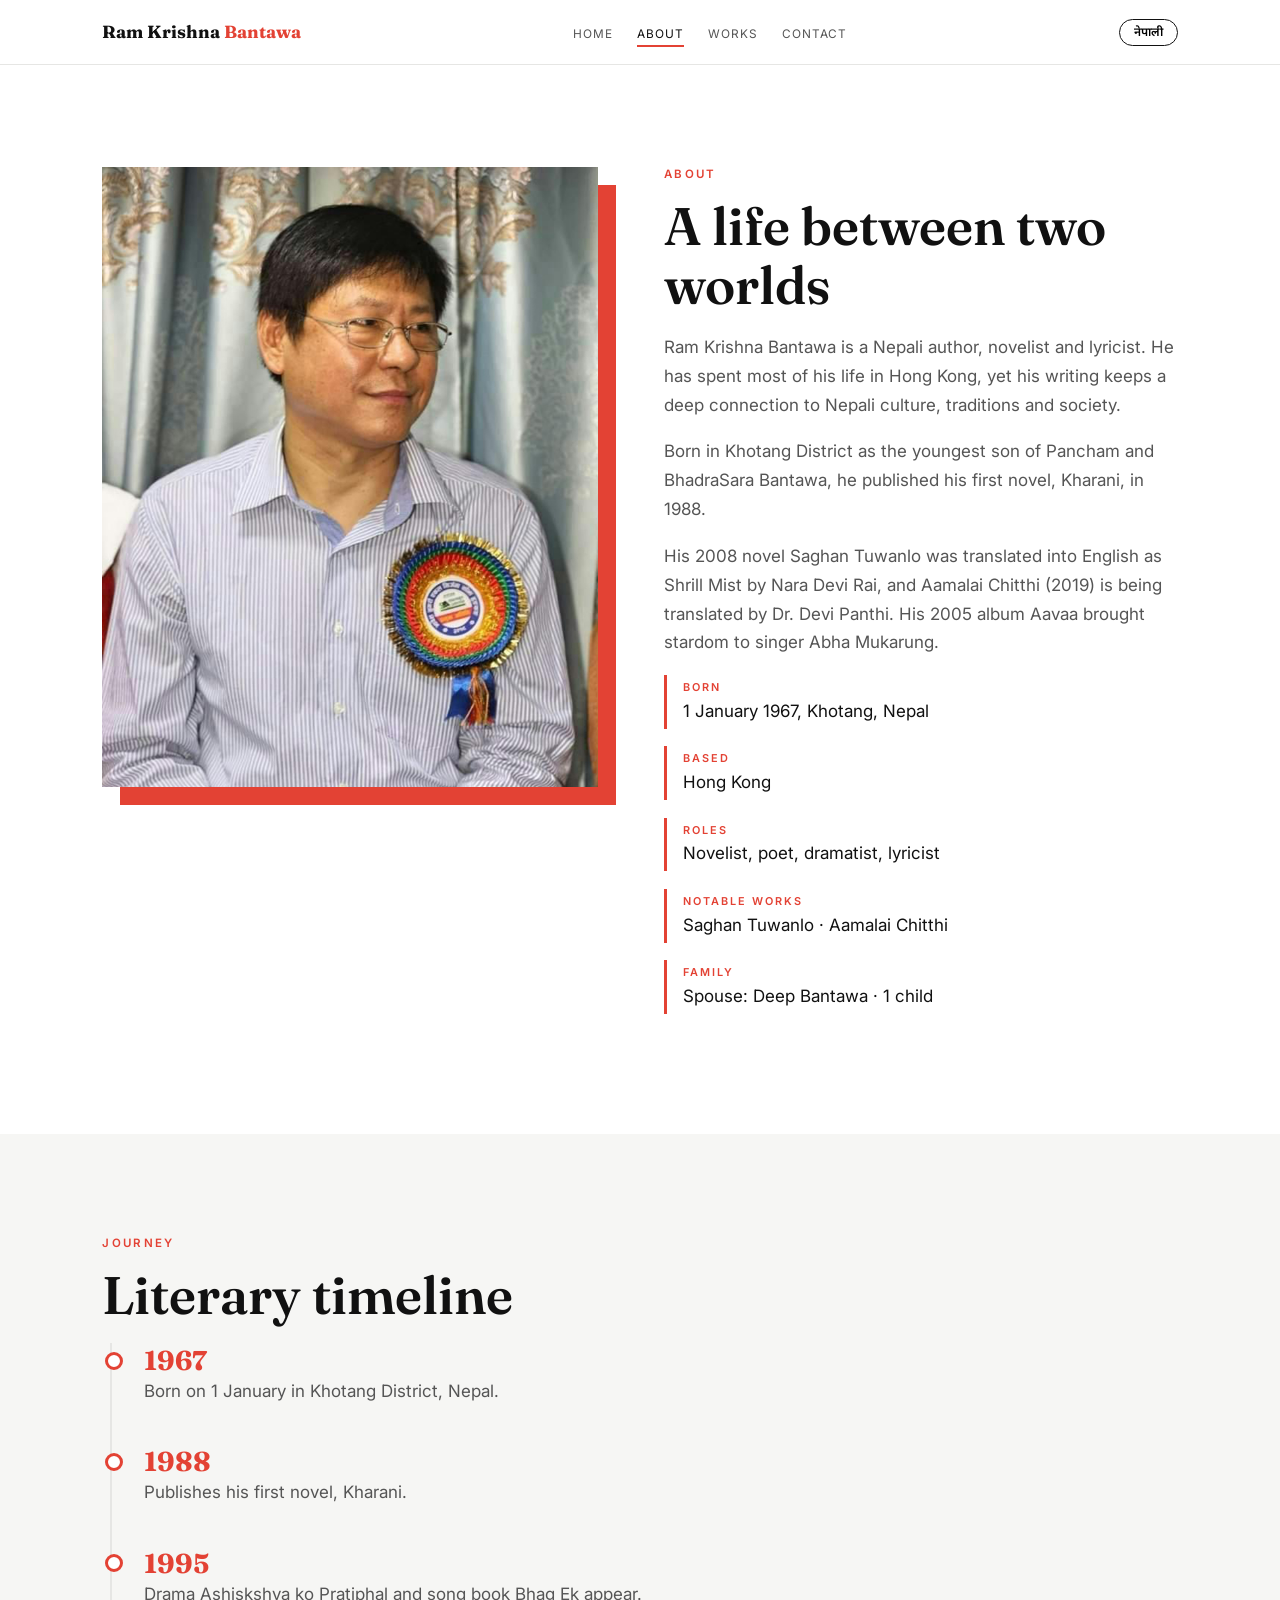
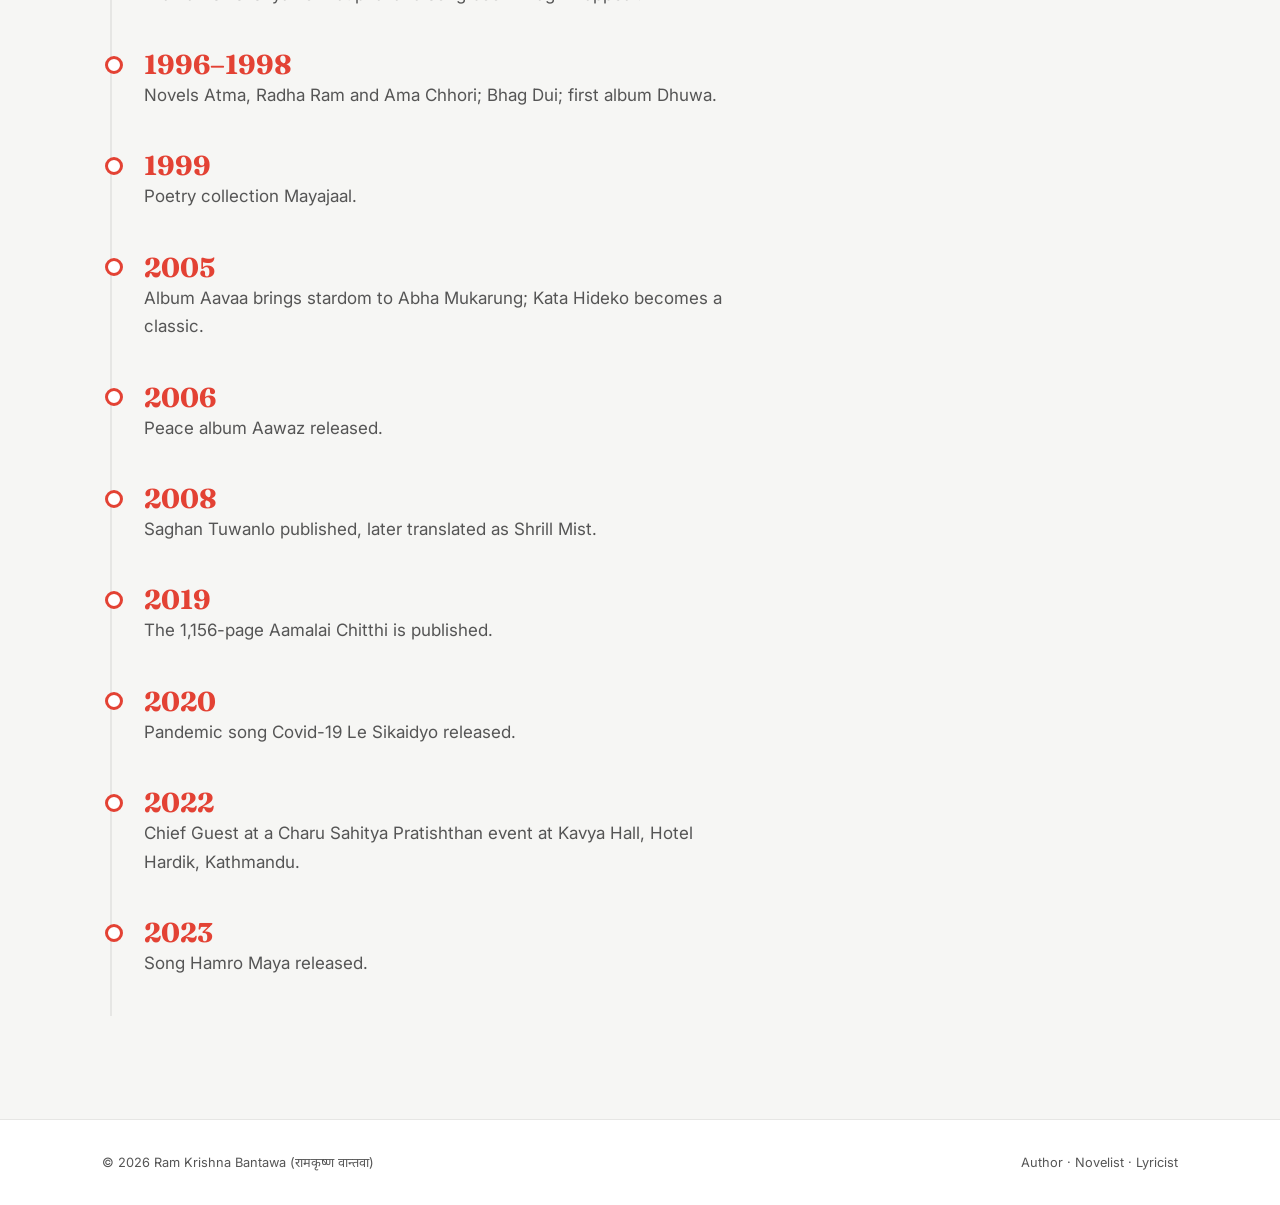
<file: about.html>
<!DOCTYPE html><html lang="en"><head><meta charset="utf-8"><meta name="viewport" content="width=device-width,initial-scale=1"><title>About Ram Krishna Bantawa (रामकृष्ण वान्तवा) — Biography &amp; Timeline</title><meta name="description" content="Biography of Ram Krishna Bantawa: born in Khotang, Nepal, writing from Hong Kong. Timeline of his novels, albums and songs."><link rel="canonical" href="https://ram-krishna.info.np/about.html"><meta property="og:type" content="website"><meta property="og:site_name" content="Ram Krishna Bantawa"><meta property="og:title" content="About Ram Krishna Bantawa (रामकृष्ण वान्तवा) — Biography &amp; Timeline"><meta property="og:description" content="Biography of Ram Krishna Bantawa: born in Khotang, Nepal, writing from Hong Kong. Timeline of his novels, albums and songs."><meta property="og:url" content="https://ram-krishna.info.np/about.html"><meta property="og:image" content="https://ram-krishna.info.np/assets/photo.jpg"><meta name="twitter:card" content="summary_large_image"><meta name="theme-color" content="#e34234"><link rel="preconnect" href="https://fonts.googleapis.com"><link href="https://fonts.googleapis.com/css2?family=Fraunces:wght@600;700&family=Inter:wght@400;600&family=Noto+Sans+Devanagari:wght@400;600&display=swap" rel="stylesheet"><link rel="stylesheet" href="assets/style.css"></head><body><main><section class="sec">
    
    <div class="wrap two about"><div class="ph rv"><img src="assets/photo.jpg" alt="Portrait of Ram Krishna Bantawa" loading="lazy"></div>
    
    <div><div class="eye rv" data-ne="परिचय">About</div><h2 class="rv" data-ne="दुई संसारबीचको जीवन">A life between two worlds</h2>
    <p class="rv" data-ne="रामकृष्ण वान्तवा नेपाली लेखक, उपन्यासकार तथा गीतकार हुन्। उनले जीवनको अधिकांश समय हङकङमा बिताएका छन्, तर उनका रचनामा नेपाली संस्कृति, परम्परा र समाजसँगको गहिरो सम्बन्ध झल्कन्छ।">Ram Krishna Bantawa is a Nepali author, novelist and lyricist. He has spent most of his life in Hong Kong, yet his writing keeps a deep connection to Nepali culture, traditions and society.</p>

    <p class="rv" data-ne="खोटाङ जिल्लामा पञ्चम र भद्रासरा वान्तवाका कान्छा छोराका रूपमा जन्मिएका उनको पहिलो उपन्यास ‘खरानी’ १९८८ मा प्रकाशित भयो।">Born in Khotang District as the youngest son of Pancham and BhadraSara Bantawa, he published his first novel, Kharani, in 1988.</p>

    <p class="rv" data-ne="२००८ मा प्रकाशित ‘साघन तुवाँलो’ को अंग्रेजी अनुवाद नारा देवी राईले ‘Shrill Mist’ नामले गरेकी छन्। ‘आमालाई चिठी’ (२०१९) को अनुवाद डा. देवी पन्थीले गर्दैछन्। ‘आभा’ (२००५) एल्बमले गायिका आभा मुकारुङलाई नेपालभर चिनायो।">His 2008 novel Saghan Tuwanlo was translated into English as Shrill Mist by Nara Devi Rai, and Aamalai Chitthi (2019) is being translated by Dr. Devi Panthi. His 2005 album Aavaa brought stardom to singer Abha Mukarung.</p>
<dl class="facts rv">
    <div><dt data-ne="जन्म">Born</dt><dd data-ne="१ जनवरी १९६७ (वि.सं. २०२३ पुस १७), खोटाङ, नेपाल">1 January 1967, Khotang, Nepal</dd></div><div><dt data-ne="बसोबास">Based</dt><dd data-ne="हङकङ">Hong Kong</dd></div>
    <div><dt data-ne="भूमिका">Roles</dt><dd data-ne="उपन्यासकार, कवि, नाटककार, गीतकार">Novelist, poet, dramatist, lyricist</dd></div><div><dt data-ne="प्रमुख कृति">Notable works</dt><dd>Saghan Tuwanlo · Aamalai Chitthi</dd></div>
    <div><dt data-ne="परिवार">Family</dt><dd data-ne="जीवनसाथी: दीप वान्तवा · एक सन्तान">Spouse: Deep Bantawa · 1 child</dd></div></dl></div></div></section><section class="sec soft" id="">
        
    <div class="wrap"><div class="eye rv" data-ne="यात्रा">Journey</div><h2 class="rv" data-ne="साहित्यिक समयरेखा">Literary timeline</h2><ul class="tl" id="tl"></ul></div></section></main><script src="assets/app.js">

    </script>
    </body>
    </html>
</file>
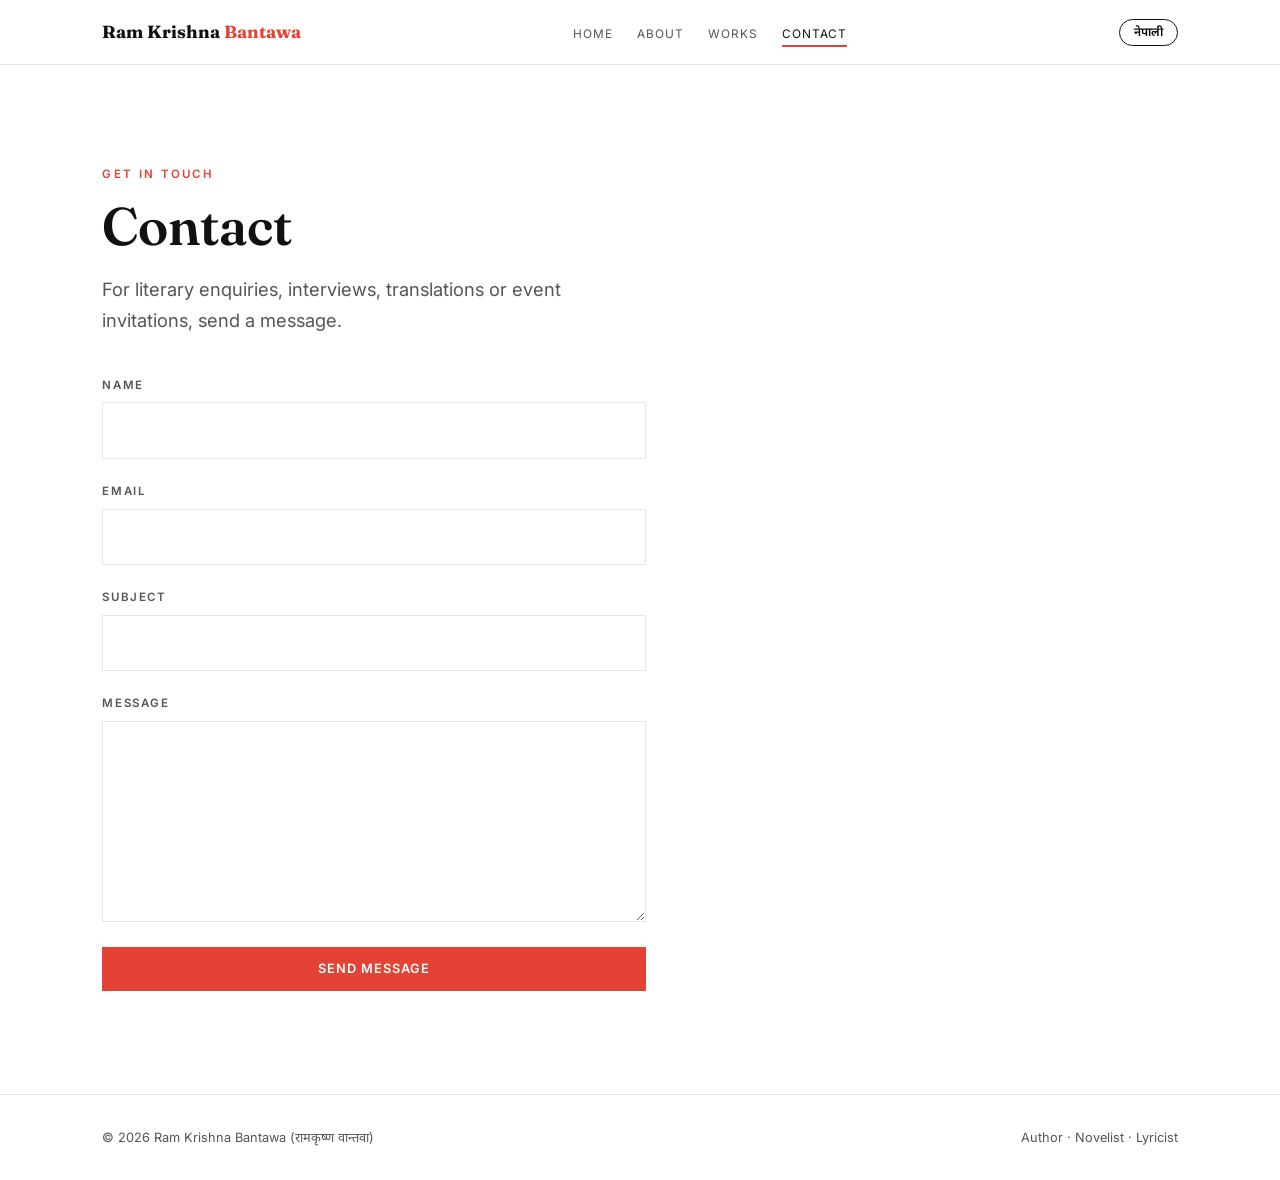
<file: contact.html>
<!DOCTYPE html><html lang="en"><head><meta charset="utf-8"><meta name="viewport" content="width=device-width,initial-scale=1">
    
    <title>Contact — Ram Krishna Bantawa</title><meta name="description" content="Contact Ram Krishna Bantawa (रामकृष्ण वान्तवा) for interviews, translations or events."><link rel="canonical" href="https://ram-krishna.info.np/contact.html"><meta property="og:type" content="website"><meta property="og:site_name" content="Ram Krishna Bantawa"><meta property="og:title" content="Contact — Ram Krishna Bantawa"><meta property="og:description" content="Contact Ram Krishna Bantawa (रामकृष्ण वान्तवा) for interviews, translations or events."><meta property="og:url" content="https://ram-krishna.info.np/contact.html"><meta property="og:image" content="https://ram-krishna.info.np/assets/photo.jpg"><meta name="twitter:card" content="summary_large_image"><meta name="theme-color" content="#e34234"><link rel="preconnect" href="https://fonts.googleapis.com"><link href="https://fonts.googleapis.com/css2?family=Fraunces:wght@600;700&family=Inter:wght@400;600&family=Noto+Sans+Devanagari:wght@400;600&display=swap" rel="stylesheet"><link rel="stylesheet" href="assets/style.css"></head><body><main><section class="sec " id="">
        
    <div class="wrap"><div class="eye rv" data-ne="सम्पर्क">Get in touch</div><h2 class="rv" data-ne="सम्पर्क">Contact</h2><p class="lead rv" style="margin-bottom:2rem" data-ne="साहित्यिक जिज्ञासा, अन्तर्वार्ता, अनुवाद वा कार्यक्रमका लागि सन्देश पठाउनुहोस्।">For literary enquiries, interviews, translations or event invitations, send a message.</p><form id="cf" class="rv"><div><label for="n" data-ne="नाम">Name</label><input id="n" name="n" required></div>
    
 <div><label for="e" data-ne="इमेल">Email</label><input id="e" name="e" type="email" required></div><div><label for="s" data-ne="विषय">Subject</label><input id="s" name="s"></div>
    
<div><label for="m" data-ne="सन्देश">Message</label><textarea id="m" name="m" rows="6" required></textarea></div><button class="btn" type="submit" data-ne="सन्देश पठाउनुहोस्">Send message</button></form></div></section></main><script src="assets/app.js">

</script>
</body>
</html>
</file>
<file: assets/style.css>
:root{--ac:#e34234;--ink:#111;--g1:#555;--g2:#8a8a8a;--line:#e6e6e4;--soft:#f6f6f4}
*{box-sizing:border-box;margin:0;padding:0}
html{scroll-behavior:smooth}
body{font:17px/1.7 Inter,"Noto Sans Devanagari",system-ui,sans-serif;color:var(--ink);background:#fff;overflow-x:hidden}
img{max-width:100%;display:block}a{color:inherit}ul{list-style:none}
h1,h2,h3{font-family:Fraunces,"Noto Sans Devanagari",Georgia,serif;line-height:1.12;font-weight:600}
em{color:var(--ac);font-style:normal}
.wrap{max-width:1120px;margin:0 auto;padding:0 1.4rem}
.sec{padding:clamp(3.5rem,8vw,7rem) 0}.soft{background:var(--soft)}
.eye{color:var(--ac);font:600 .72rem Inter,sans-serif;letter-spacing:.2em;text-transform:uppercase;margin-bottom:.9rem}
h2{font-size:clamp(2rem,5vw,3.3rem);margin-bottom:1.2rem}
.lead{font-size:1.15rem;color:var(--g1);max-width:34rem}
#pg{position:fixed;top:0;left:0;height:3px;width:0;background:var(--ac);z-index:99}
header{position:sticky;top:0;z-index:50;background:rgba(255,255,255,.92);backdrop-filter:blur(10px);border-bottom:1px solid var(--line)}
.bar{display:flex;align-items:center;justify-content:space-between;height:64px}
.logo{font-family:Fraunces,serif;font-weight:700;text-decoration:none;font-size:1.1rem}.logo b{color:var(--ac)}
nav ul{display:flex;gap:1.5rem}
nav a{font-size:.74rem;text-decoration:none;color:var(--g1);letter-spacing:.08em;text-transform:uppercase;padding:.3rem 0;border-bottom:2px solid transparent;transition:.2s}
nav a:hover,nav a.on{color:var(--ink);border-color:var(--ac)}
.tools{display:flex;gap:.6rem;align-items:center}
.lang{border:1px solid var(--ink);background:none;border-radius:99px;padding:.25rem .85rem;font:600 .75rem Inter,"Noto Sans Devanagari",sans-serif;cursor:pointer}
.lang:hover{background:var(--ink);color:#fff}
.burger{display:none;background:none;border:0;font-size:1.6rem;cursor:pointer;line-height:1}
.btn{display:inline-block;background:var(--ac);color:#fff;text-decoration:none;padding:.8rem 1.6rem;font:600 .8rem Inter,"Noto Sans Devanagari",sans-serif;letter-spacing:.08em;text-transform:uppercase;border:2px solid var(--ac);cursor:pointer;transition:.2s}
.btn:hover{background:var(--ink);border-color:var(--ink)}.btn.ghost{background:none;color:var(--ink);border-color:var(--ink)}.btn.ghost:hover{background:var(--ink);color:#fff}
.cta{display:flex;gap:.8rem;flex-wrap:wrap;margin-top:2rem}
.hero{padding:clamp(2.5rem,6vw,5rem) 0 clamp(3rem,6vw,5rem)}
.hg{display:grid;grid-template-columns:1.15fr .85fr;gap:3rem;align-items:center}
h1{font-size:clamp(2.6rem,7vw,5.2rem);margin-bottom:1.3rem;letter-spacing:-.02em}
.ph{position:relative;isolation:isolate;margin:0 18px 18px 0}
.ph::before{content:"";position:absolute;inset:18px -18px -18px 18px;background:var(--ac);z-index:-1}
.ph img{width:100%;aspect-ratio:4/5;object-fit:cover;object-position:center top}
.marq{overflow:hidden;border-block:1px solid var(--line);padding:1rem 0;white-space:nowrap;font:italic 600 1.6rem Fraunces,serif;color:var(--g2)}
.marq div{display:inline-block;animation:mq 40s linear infinite}
@keyframes mq{to{transform:translateX(-50%)}}
.stats{display:grid;grid-template-columns:repeat(4,1fr);gap:2rem;text-align:center}
.stats b{display:block;font:700 clamp(2.4rem,6vw,4rem) Fraunces,serif;color:var(--ac);line-height:1}
.stats span{font-size:.8rem;letter-spacing:.1em;text-transform:uppercase;color:var(--g1)}
.grid{display:grid;grid-template-columns:repeat(auto-fill,minmax(230px,1fr));gap:1.6rem}
.bk{transition:.3s}.bk:hover{transform:translateY(-6px)}
.cover{aspect-ratio:2/3;background:var(--ink);color:#fff;padding:1.2rem;display:flex;flex-direction:column;justify-content:flex-end;position:relative;overflow:hidden;border-bottom:5px solid var(--ac)}
.cover .yr{position:absolute;top:1rem;left:1.2rem;font-size:.7rem;letter-spacing:.2em;color:var(--ac);font-weight:600}
.cover h3{font-size:1.4rem}.cover em{color:#bbb;font-size:.95rem}
.cover img{position:absolute;inset:0;width:100%;height:100%;object-fit:cover}
.meta{padding:.9rem 0}.meta p{font-size:.92rem;color:var(--g1);margin-top:.4rem}
.tag{font-size:.65rem;letter-spacing:.15em;text-transform:uppercase;border:1px solid var(--line);padding:.15rem .6rem;color:var(--ac)}
.chips{display:flex;gap:.6rem;flex-wrap:wrap;margin-bottom:2rem}
.chips button{border:1px solid var(--line);background:#fff;padding:.4rem 1.1rem;border-radius:99px;font:600 .78rem Inter,sans-serif;cursor:pointer}
.chips button.on,.chips button:hover{background:var(--ac);border-color:var(--ac);color:#fff}
.card{border:1px solid var(--line);padding:1.6rem;background:#fff;transition:.25s}
.card:hover{border-color:var(--ac);transform:translateY(-4px)}
.card h3{font-size:1.3rem;margin:.2rem 0 .5rem}.card p{color:var(--g1);font-size:.95rem}
.card .yr{color:var(--ac);font-weight:600;font-size:.75rem;letter-spacing:.15em}
.yt{position:relative;aspect-ratio:16/9;background:#000 center/cover;cursor:pointer}
.yt::after{content:"";position:absolute;left:50%;top:50%;width:76px;height:76px;margin:-38px;border-radius:50%;background:var(--ac) url("data:image/svg+xml,%3Csvg xmlns='http://www.w3.org/2000/svg' viewBox='0 0 24 24'%3E%3Cpath fill='%23fff' d='M8 5v14l11-7z'/%3E%3C/svg%3E") center/42px no-repeat;transition:.2s}
.yt:hover::after{transform:scale(1.1)}.yt.on::after{display:none}.yt iframe{position:absolute;inset:0;width:100%;height:100%;border:0}
.cap{font-size:.85rem;color:var(--g1);margin:.6rem 0 0}
.two{display:grid;grid-template-columns:1fr 1fr;gap:3rem;align-items:start}
.facts div{border-left:3px solid var(--ac);padding:.2rem 0 .2rem 1rem;margin-bottom:1.1rem}
.facts dt{font-size:.68rem;letter-spacing:.18em;text-transform:uppercase;color:var(--ac);font-weight:600}
.about p{color:var(--g1);margin-bottom:1.1rem}
.tl{position:relative;margin-left:.5rem;padding-left:2rem;border-left:2px solid var(--line)}
.tl .fill{position:absolute;left:-2px;top:0;width:2px;height:0;background:var(--ac)}
.tl li{position:relative;padding-bottom:2.4rem}
.tl li::before{content:"";position:absolute;left:calc(-2rem - 7px);top:.55rem;width:12px;height:12px;border-radius:50%;background:#fff;border:3px solid var(--ac)}
.tl b{font:700 1.7rem Fraunces,serif;color:var(--ac);display:block}
.tl p{max-width:38rem;color:var(--g1)}
.lg{margin-bottom:2.4rem}.lg h3{font-size:1.2rem;margin-bottom:.8rem}
.lk{display:flex;justify-content:space-between;gap:1rem;padding:1rem 0;border-bottom:1px solid var(--line);text-decoration:none;transition:.2s}
.lk:hover{color:var(--ac);padding-left:.6rem}.lk span:last-child{color:var(--ac)}
form{display:grid;gap:1rem;max-width:34rem}
label{font-size:.72rem;letter-spacing:.14em;text-transform:uppercase;font-weight:600;color:var(--g1)}
input,textarea{width:100%;font:inherit;padding:.8rem;border:1px solid var(--line);margin-top:.3rem;background:#fff}
input:focus,textarea:focus{outline:2px solid var(--ac);border-color:var(--ac)}
footer{border-top:1px solid var(--line);padding:2rem 0;font-size:.8rem;color:var(--g1)}
footer .wrap{display:flex;justify-content:space-between;gap:1rem;flex-wrap:wrap}
.js .rv{opacity:0;transform:translateY(20px);transition:opacity .7s,transform .7s}.js .rv.in{opacity:1;transform:none}
@media(max-width:860px){
.burger{display:block}
nav{position:absolute;top:100%;left:0;right:0;background:#fff;border-bottom:1px solid var(--line);padding:.6rem 1.4rem 1.2rem;opacity:0;pointer-events:none;transform:translateY(-8px);transition:.25s}
nav.open{opacity:1;pointer-events:auto;transform:none}
nav ul{flex-direction:column;gap:0}nav a{display:block;font-size:.95rem;padding:.75rem 0}
.hg,.two{grid-template-columns:1fr;gap:2.2rem}.stats{grid-template-columns:1fr 1fr}
.ph{max-width:420px;margin-right:14px}.ph::before{inset:14px -14px -14px 14px}
.marq{font-size:1.2rem}}
@media(prefers-reduced-motion:reduce){.marq div{animation:none}.js .rv{opacity:1;transform:none}html{scroll-behavior:auto}}
.latest{margin-top:1.6rem;font-size:.95rem;color:var(--g1);border-left:3px solid var(--ac);padding-left:.9rem}.latest b{color:var(--ink)}
.dark{background:var(--ink);color:#fff}.dark h2,.dark .lead{color:#fff}.dark .lead{opacity:.75}
.acts{display:grid;grid-template-columns:repeat(3,1fr);gap:1.2rem;margin:2rem 0}
.act{display:block;padding:2rem 1.6rem;border:1px solid #333;text-decoration:none;transition:.25s;min-height:170px;position:relative}
.act small{font-size:.68rem;letter-spacing:.18em;text-transform:uppercase;color:var(--ac);font-weight:600}
.act b{display:block;font:600 1.6rem/1.2 Fraunces,"Noto Sans Devanagari",serif;margin:.5rem 0 1.4rem}.act i{font-style:normal;font-size:1.6rem;position:absolute;right:1.4rem;bottom:1rem}
.act:hover{background:var(--ac);border-color:var(--ac);transform:translateY(-4px)}.act:hover small{color:#fff}
.dark .lk{border-color:#2c2c2c;color:#ddd}.dark .lk:hover{color:var(--ac)}.lks{columns:2;column-gap:3rem}.lks .lk{break-inside:avoid}
.vids{display:grid;grid-template-columns:repeat(3,1fr);gap:1.4rem}.vids h3{font-size:1.1rem;margin-top:.8rem}
.mt{display:grid;grid-template-columns:repeat(auto-fit,minmax(150px,1fr));gap:1rem;margin:2rem 0}
.mt li{border-top:3px solid var(--ac);padding-top:.7rem}.mt b{font:700 1.8rem Fraunces,serif;display:block}.mt p{font-size:.9rem;color:var(--g1);line-height:1.5}
.more{margin-top:.6rem;background:none;border:0;border-bottom:2px solid var(--ac);font:600 .75rem Inter,"Noto Sans Devanagari",sans-serif;letter-spacing:.1em;text-transform:uppercase;cursor:pointer;padding:.1rem 0}.more:hover{color:var(--ac)}
.bk[data-i] .cover{cursor:pointer}.cover.alb{background:var(--ac)}.cover.alb .yr,.cover.alb em{color:#fff}
.wk{display:grid;grid-template-columns:170px 1fr;gap:1.6rem;padding:1.4rem 0;border-bottom:1px solid var(--line)}
.wk .cover{aspect-ratio:2/3}.wk h3{font-size:1.5rem}.wk .nn,.nn{color:var(--g2);margin-bottom:.4rem}.wk p{color:var(--g1)}
.facts p{font-size:.92rem;color:var(--g1)}.wk .facts{margin-top:.8rem}.wk .facts div{margin-bottom:.4rem}
.sticky{position:sticky;top:64px;z-index:40;background:#fff;border-bottom:1px solid var(--line);padding:.8rem 0}.sticky .chips{margin:0}
dialog{border:0;max-width:760px;width:calc(100% - 2rem);padding:1.6rem;margin:auto;box-shadow:0 30px 80px rgba(0,0,0,.35);max-height:90vh;overflow:auto}
dialog::backdrop{background:rgba(0,0,0,.6)}.x{position:absolute;right:.8rem;top:.4rem;background:none;border:0;font-size:2rem;cursor:pointer;line-height:1}
.mg{display:grid;grid-template-columns:200px 1fr;gap:1.6rem}.mg .cover{aspect-ratio:2/3}.mg h3{font-size:1.8rem}.mg p{margin:.5rem 0;color:var(--g1)}
.mg .btn{margin:.8rem .5rem 0 0;padding:.6rem 1rem;font-size:.7rem}
@media(max-width:860px){.acts,.vids{grid-template-columns:1fr}.lks{columns:1}.wk,.mg{grid-template-columns:110px 1fr;gap:1rem}.wk h3{font-size:1.2rem}.sticky{top:64px}.mg{grid-template-columns:1fr}.mg .cover{max-width:170px}}
</file>
